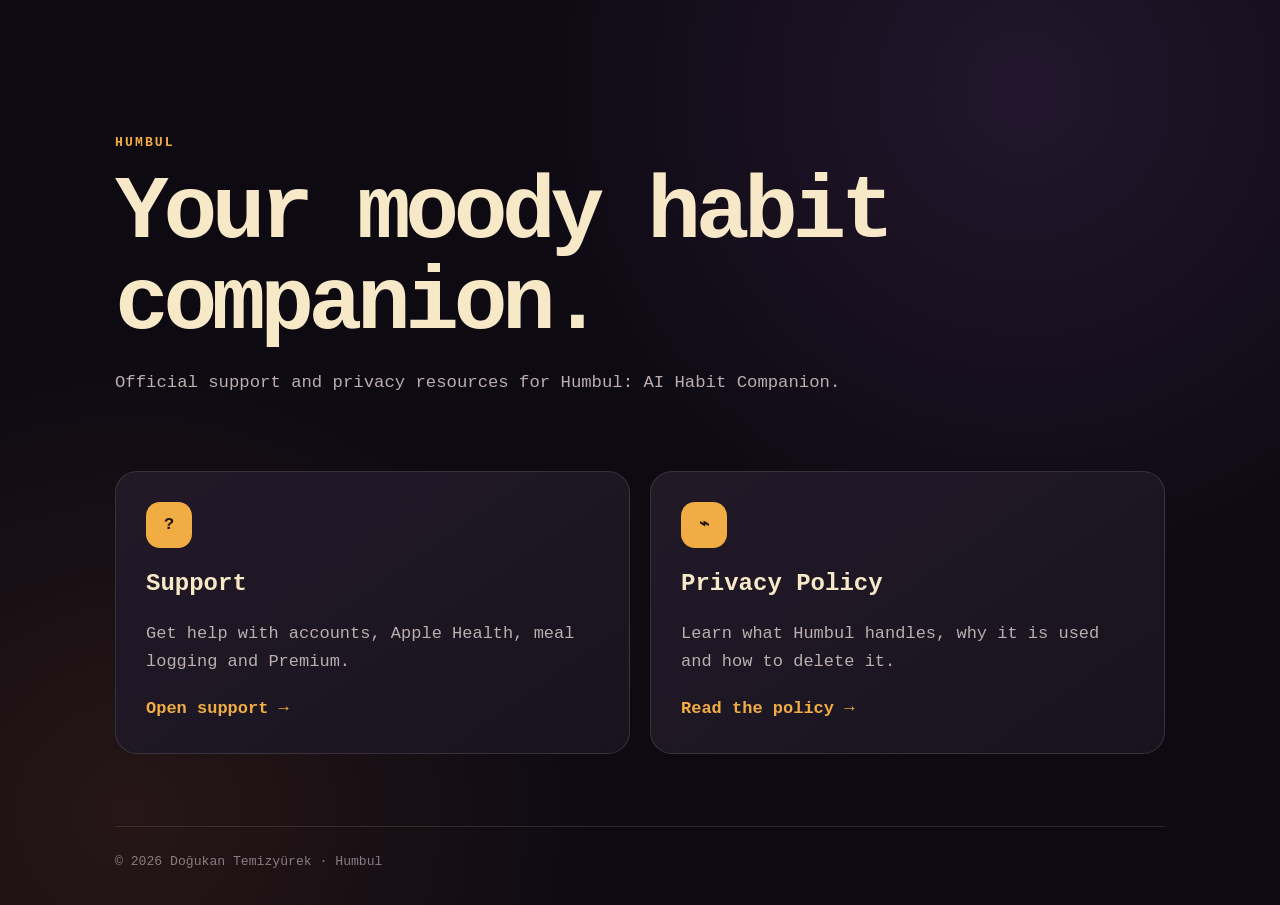
<file: index.html>
<!doctype html>
<html lang="en">
<head>
  <meta charset="utf-8">
  <meta name="viewport" content="width=device-width, initial-scale=1">
  <meta name="description" content="Official support and privacy resources for Humbul: AI Habit Companion.">
  <title>Humbul — Support &amp; Privacy</title>
  <link rel="stylesheet" href="styles.css">
</head>
<body>
  <main class="shell">
    <header class="hero">
      <span class="eyebrow">HUMBUL</span>
      <h1>Your moody habit companion.</h1>
      <p>Official support and privacy resources for Humbul: AI Habit Companion.</p>
    </header>

    <section class="cards" aria-label="Resources">
      <a class="card" href="support.html">
        <span class="icon" aria-hidden="true">?</span>
        <h2>Support</h2>
        <p>Get help with accounts, Apple Health, meal logging and Premium.</p>
        <span class="link">Open support →</span>
      </a>

      <a class="card" href="privacy.html">
        <span class="icon" aria-hidden="true">⌁</span>
        <h2>Privacy Policy</h2>
        <p>Learn what Humbul handles, why it is used and how to delete it.</p>
        <span class="link">Read the policy →</span>
      </a>
    </section>

    <footer>© 2026 Doğukan Temizyürek · Humbul</footer>
  </main>
</body>
</html>
</file>
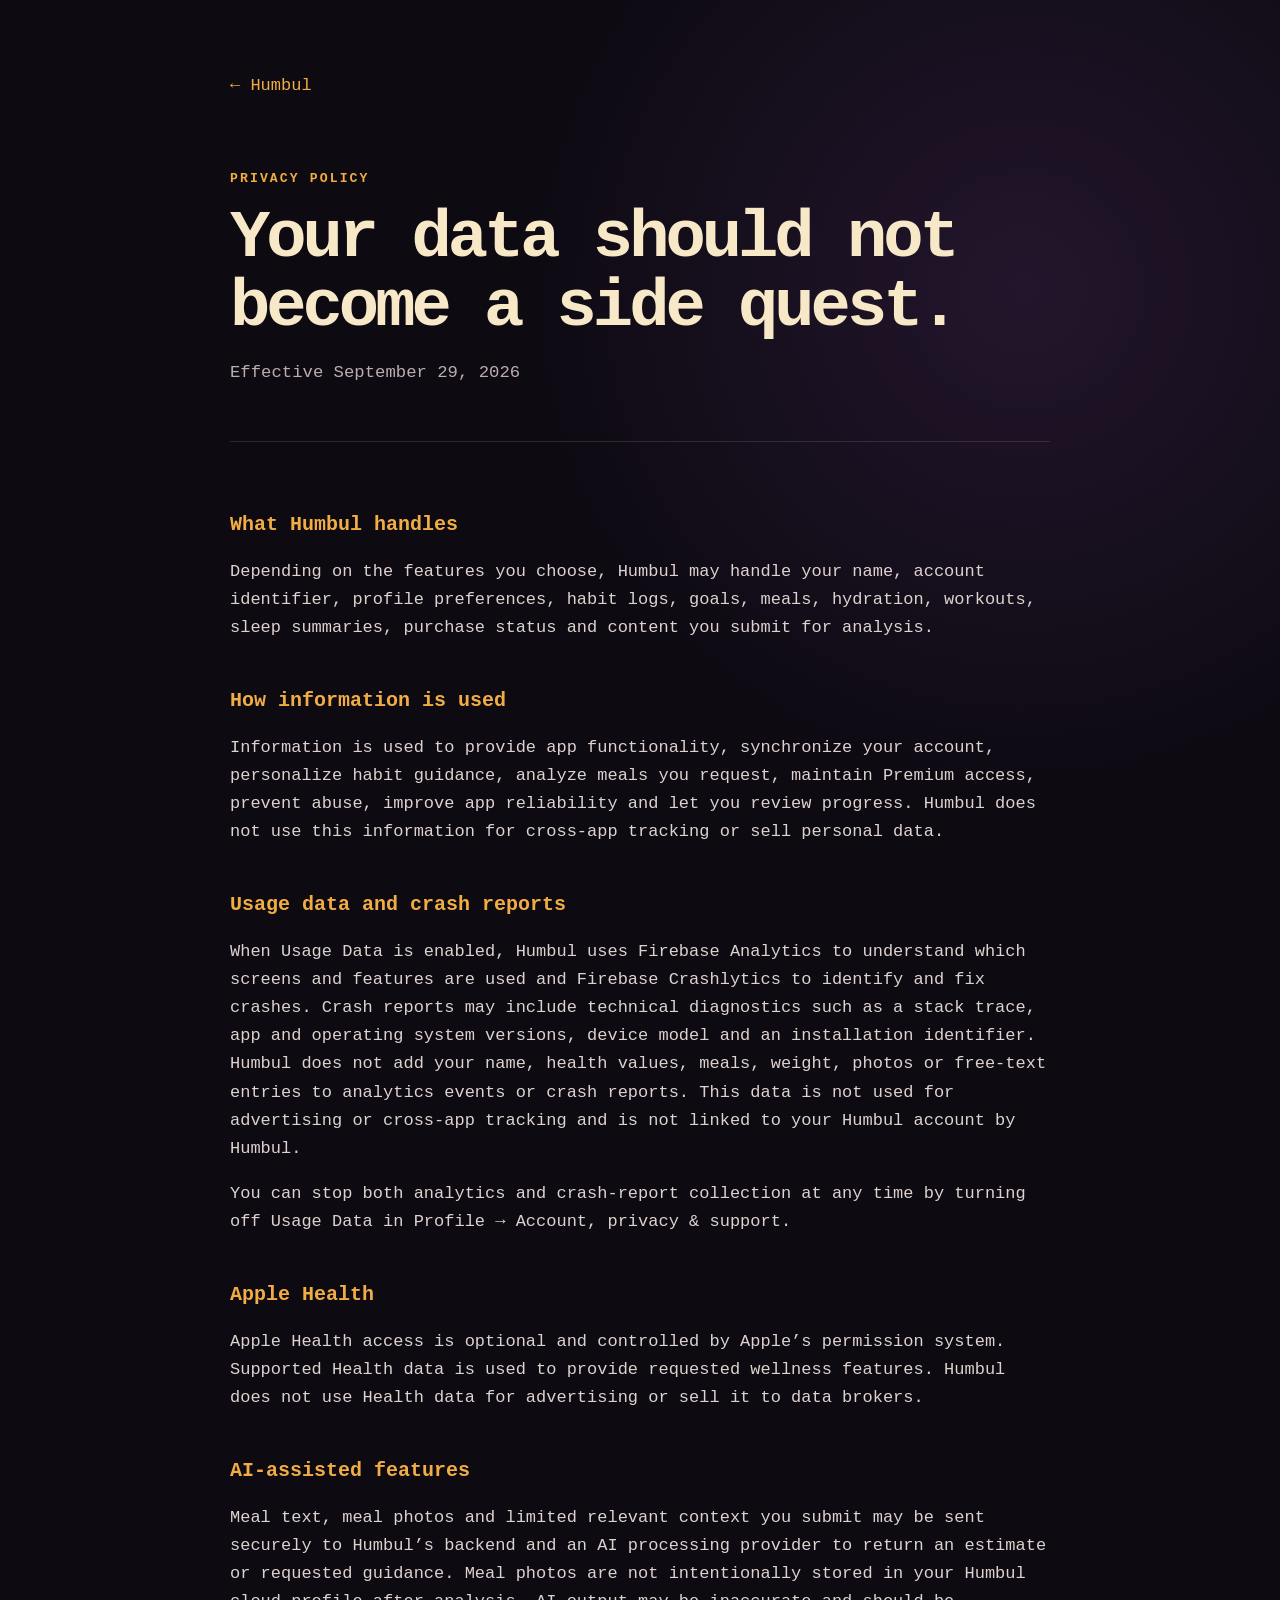
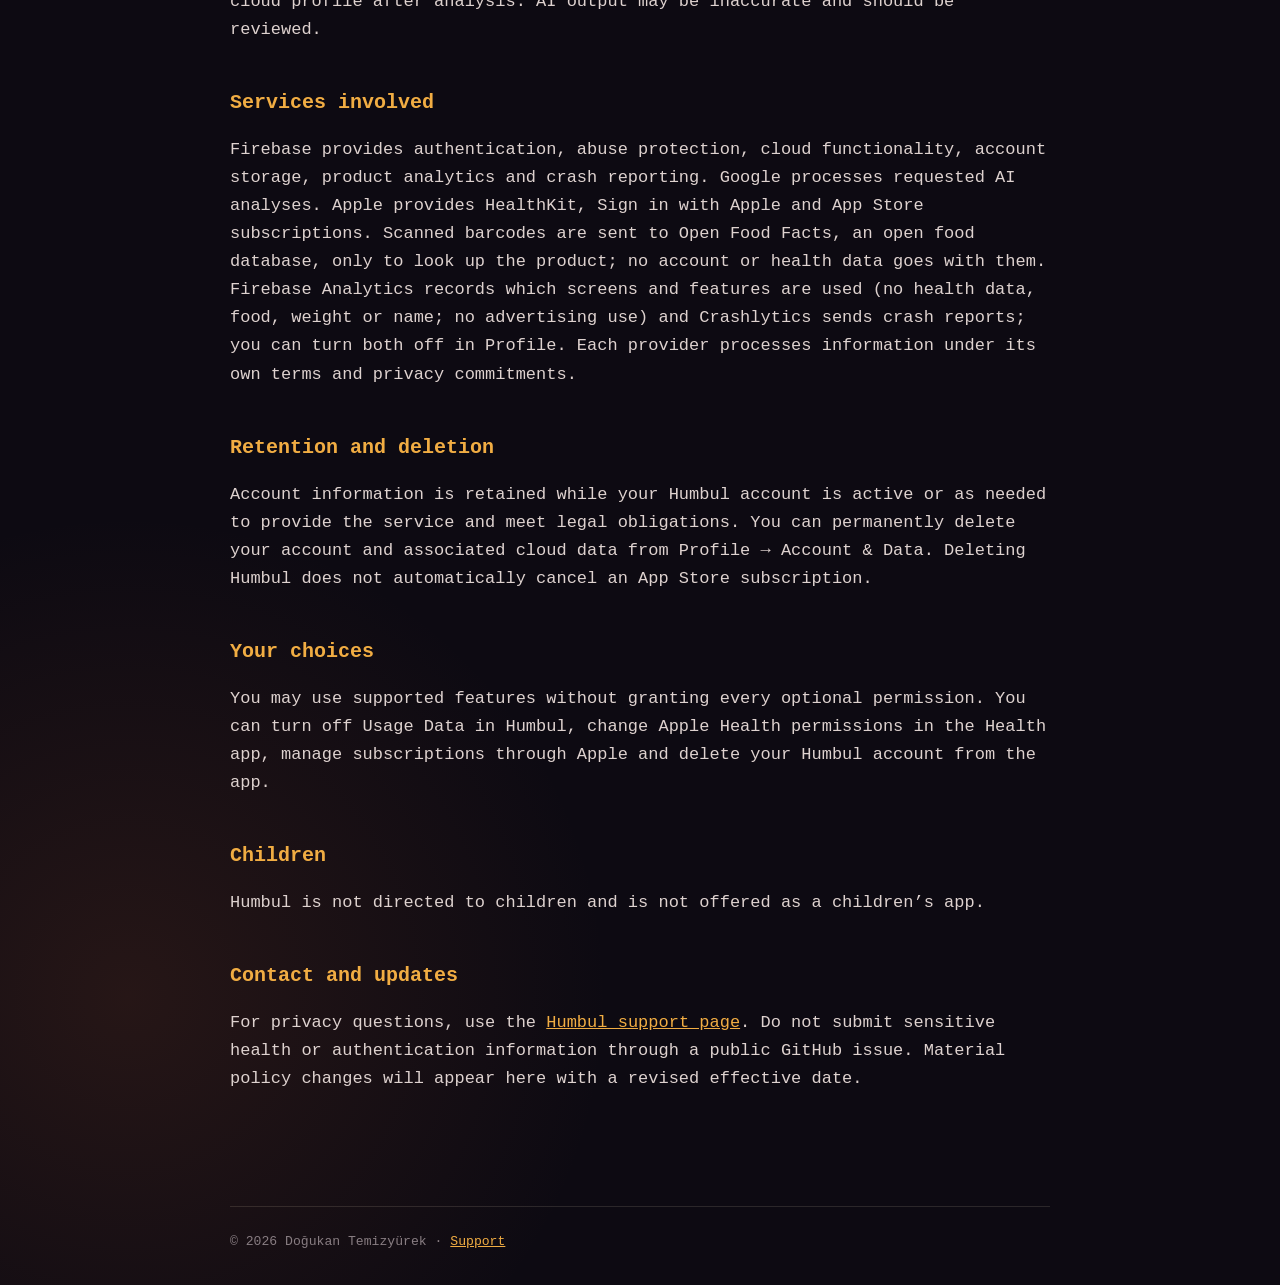
<file: privacy.html>
<!doctype html>
<html lang="en">
<head>
  <meta charset="utf-8">
  <meta name="viewport" content="width=device-width, initial-scale=1">
  <meta name="description" content="Privacy Policy for Humbul: AI Habit Companion.">
  <title>Humbul Privacy Policy</title>
  <link rel="stylesheet" href="styles.css">
</head>
<body>
  <main class="shell article-shell">
    <nav><a href="index.html">← Humbul</a></nav>
    <header class="article-header">
      <span class="eyebrow">PRIVACY POLICY</span>
      <h1>Your data should not become a side quest.</h1>
      <p>Effective September 29, 2026</p>
    </header>

    <article class="article">
      <h2>What Humbul handles</h2>
      <p>Depending on the features you choose, Humbul may handle your name, account identifier, profile preferences, habit logs, goals, meals, hydration, workouts, sleep summaries, purchase status and content you submit for analysis.</p>

      <h2>How information is used</h2>
      <p>Information is used to provide app functionality, synchronize your account, personalize habit guidance, analyze meals you request, maintain Premium access, prevent abuse, improve app reliability and let you review progress. Humbul does not use this information for cross-app tracking or sell personal data.</p>

      <h2>Usage data and crash reports</h2>
      <p>When Usage Data is enabled, Humbul uses Firebase Analytics to understand which screens and features are used and Firebase Crashlytics to identify and fix crashes. Crash reports may include technical diagnostics such as a stack trace, app and operating system versions, device model and an installation identifier. Humbul does not add your name, health values, meals, weight, photos or free-text entries to analytics events or crash reports. This data is not used for advertising or cross-app tracking and is not linked to your Humbul account by Humbul.</p>
      <p>You can stop both analytics and crash-report collection at any time by turning off Usage Data in Profile → Account, privacy &amp; support.</p>

      <h2>Apple Health</h2>
      <p>Apple Health access is optional and controlled by Apple’s permission system. Supported Health data is used to provide requested wellness features. Humbul does not use Health data for advertising or sell it to data brokers.</p>

      <h2>AI-assisted features</h2>
      <p>Meal text, meal photos and limited relevant context you submit may be sent securely to Humbul’s backend and an AI processing provider to return an estimate or requested guidance. Meal photos are not intentionally stored in your Humbul cloud profile after analysis. AI output may be inaccurate and should be reviewed.</p>

      <h2>Services involved</h2>
      <p>Firebase provides authentication, abuse protection, cloud functionality, account storage, product analytics and crash reporting. Google processes requested AI analyses. Apple provides HealthKit, Sign in with Apple and App Store subscriptions. Scanned barcodes are sent to Open Food Facts, an open food database, only to look up the product; no account or health data goes with them. Firebase Analytics records which screens and features are used (no health data, food, weight or name; no advertising use) and Crashlytics sends crash reports; you can turn both off in Profile. Each provider processes information under its own terms and privacy commitments.</p>

      <h2>Retention and deletion</h2>
      <p>Account information is retained while your Humbul account is active or as needed to provide the service and meet legal obligations. You can permanently delete your account and associated cloud data from Profile → Account &amp; Data. Deleting Humbul does not automatically cancel an App Store subscription.</p>

      <h2>Your choices</h2>
      <p>You may use supported features without granting every optional permission. You can turn off Usage Data in Humbul, change Apple Health permissions in the Health app, manage subscriptions through Apple and delete your Humbul account from the app.</p>

      <h2>Children</h2>
      <p>Humbul is not directed to children and is not offered as a children’s app.</p>

      <h2>Contact and updates</h2>
      <p>For privacy questions, use the <a href="support.html">Humbul support page</a>. Do not submit sensitive health or authentication information through a public GitHub issue. Material policy changes will appear here with a revised effective date.</p>
    </article>

    <footer>© 2026 Doğukan Temizyürek · <a href="support.html">Support</a></footer>
  </main>
</body>
</html>
</file>
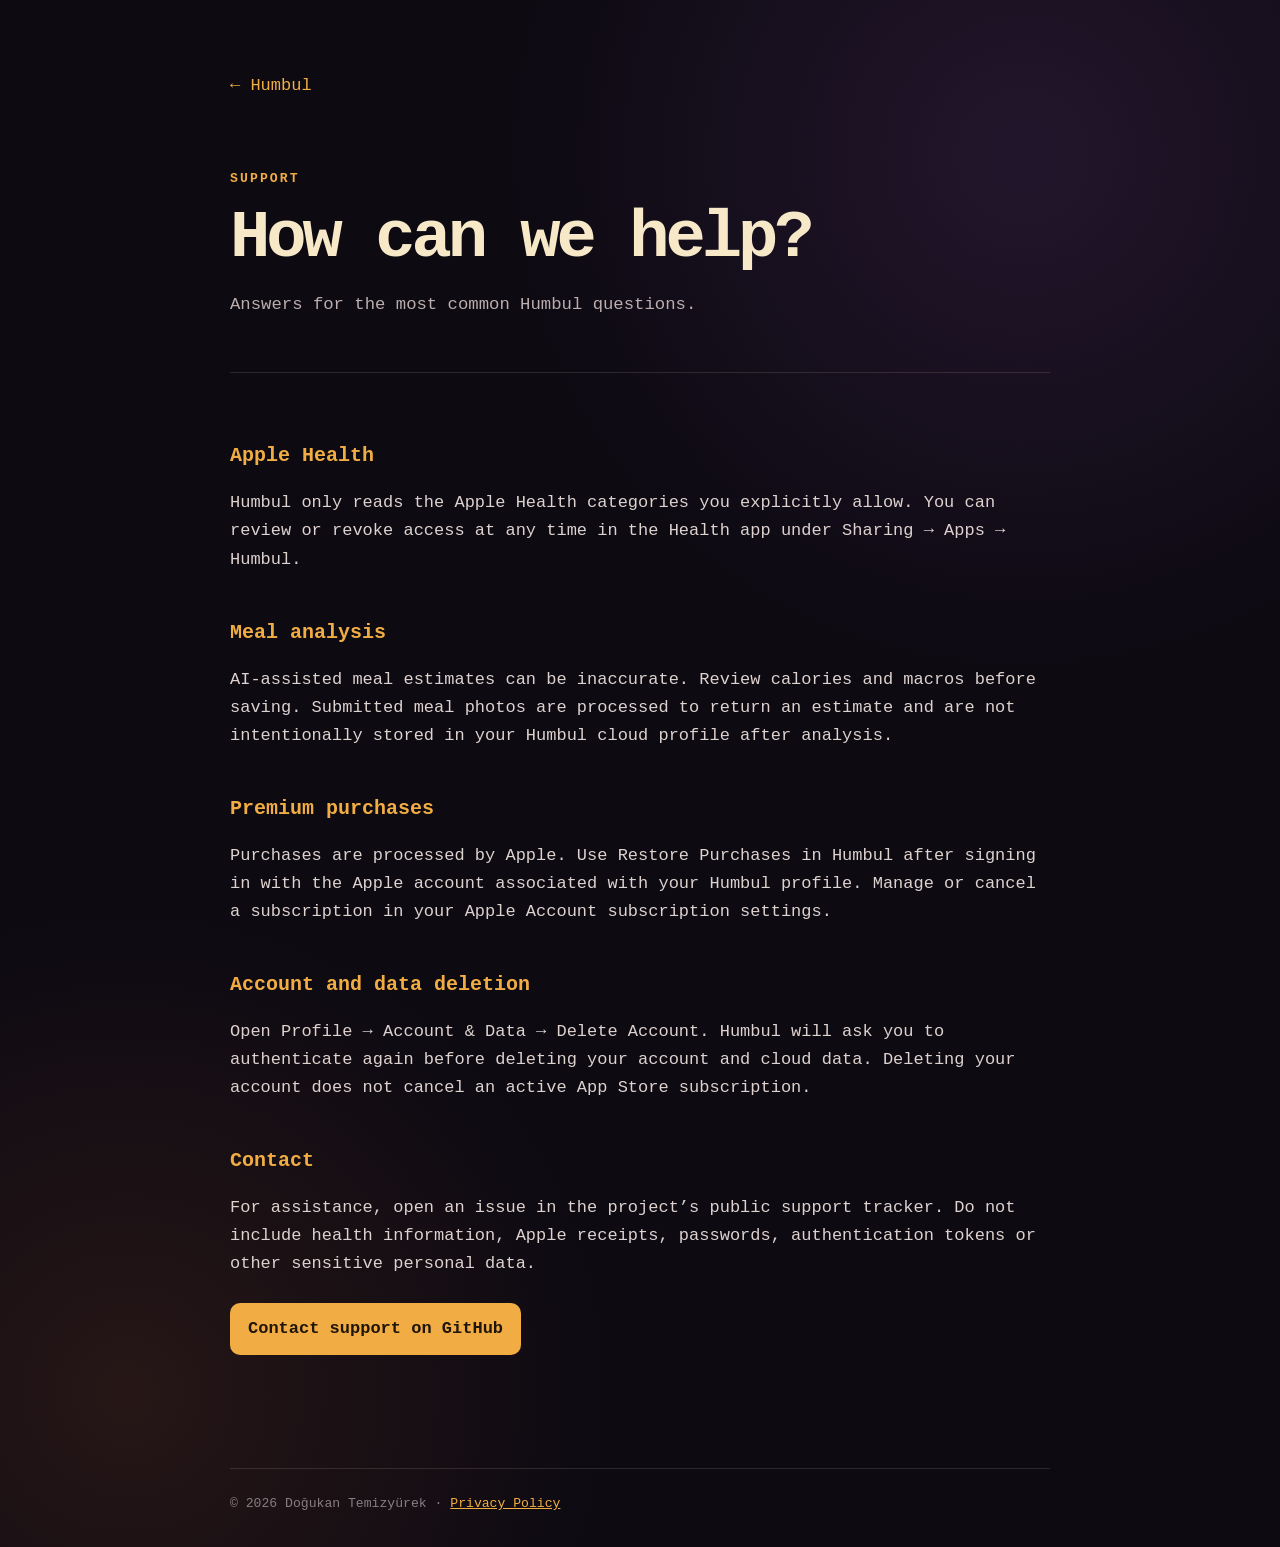
<file: support.html>
<!doctype html>
<html lang="en">
<head>
  <meta charset="utf-8">
  <meta name="viewport" content="width=device-width, initial-scale=1">
  <meta name="description" content="Support for Humbul: AI Habit Companion.">
  <title>Humbul Support</title>
  <link rel="stylesheet" href="styles.css">
</head>
<body>
  <main class="shell article-shell">
    <nav><a href="index.html">← Humbul</a></nav>
    <header class="article-header">
      <span class="eyebrow">SUPPORT</span>
      <h1>How can we help?</h1>
      <p>Answers for the most common Humbul questions.</p>
    </header>

    <article class="article">
      <h2>Apple Health</h2>
      <p>Humbul only reads the Apple Health categories you explicitly allow. You can review or revoke access at any time in the Health app under Sharing → Apps → Humbul.</p>

      <h2>Meal analysis</h2>
      <p>AI-assisted meal estimates can be inaccurate. Review calories and macros before saving. Submitted meal photos are processed to return an estimate and are not intentionally stored in your Humbul cloud profile after analysis.</p>

      <h2>Premium purchases</h2>
      <p>Purchases are processed by Apple. Use Restore Purchases in Humbul after signing in with the Apple account associated with your Humbul profile. Manage or cancel a subscription in your Apple Account subscription settings.</p>

      <h2>Account and data deletion</h2>
      <p>Open Profile → Account &amp; Data → Delete Account. Humbul will ask you to authenticate again before deleting your account and cloud data. Deleting your account does not cancel an active App Store subscription.</p>

      <h2>Contact</h2>
      <p>For assistance, open an issue in the project’s public support tracker. Do not include health information, Apple receipts, passwords, authentication tokens or other sensitive personal data.</p>
      <p><a class="button" href="https://github.com/dtemizyurek/humbulprivacy/issues/new">Contact support on GitHub</a></p>
    </article>

    <footer>© 2026 Doğukan Temizyürek · <a href="privacy.html">Privacy Policy</a></footer>
  </main>
</body>
</html>
</file>
<file: styles.css>
:root {
  color-scheme: dark;
  --bg: #0d0a12;
  --surface: #18131f;
  --surface-2: #221927;
  --text: #f7e8c8;
  --muted: #bcaeae;
  --accent: #f1ad43;
  --border: rgba(247, 232, 200, 0.13);
}

* { box-sizing: border-box; }

body {
  margin: 0;
  min-height: 100vh;
  color: var(--text);
  background:
    radial-gradient(circle at 80% 10%, rgba(76, 44, 94, 0.34), transparent 32rem),
    radial-gradient(circle at 10% 90%, rgba(152, 77, 42, 0.18), transparent 30rem),
    var(--bg);
  font: 17px/1.65 ui-monospace, SFMono-Regular, Menlo, Monaco, Consolas, monospace;
}

a { color: var(--accent); }

.shell {
  width: min(1050px, calc(100% - 40px));
  margin: 0 auto;
  padding: 72px 0 32px;
}

.hero { padding: 56px 0; max-width: 780px; }
.eyebrow { color: var(--accent); font-size: 0.82rem; font-weight: 800; letter-spacing: 0.16em; }
h1 { margin: 12px 0 18px; font-size: clamp(2.5rem, 8vw, 5.6rem); line-height: 1.02; letter-spacing: -0.06em; }
.hero p, .article-header p { color: var(--muted); font-size: 1.08rem; }

.cards { display: grid; grid-template-columns: repeat(2, 1fr); gap: 20px; }
.card {
  display: block;
  padding: 30px;
  color: inherit;
  text-decoration: none;
  background: linear-gradient(145deg, var(--surface-2), var(--surface));
  border: 1px solid var(--border);
  border-radius: 22px;
  transition: transform 160ms ease, border-color 160ms ease;
}
.card:hover { transform: translateY(-3px); border-color: rgba(241, 173, 67, 0.55); }
.card h2 { margin: 16px 0 8px; font-size: 1.5rem; }
.card p { min-height: 58px; color: var(--muted); }
.icon { display: grid; place-items: center; width: 46px; height: 46px; border-radius: 14px; color: #20150a; background: var(--accent); font-weight: 900; }
.link { color: var(--accent); font-weight: 800; }

.article-shell { max-width: 820px; }
nav { margin-bottom: 64px; }
nav a { text-decoration: none; }
.article-header { padding-bottom: 36px; border-bottom: 1px solid var(--border); }
.article-header h1 { font-size: clamp(2.2rem, 7vw, 4.2rem); }
.article { padding: 24px 0; }
.article h2 { margin: 42px 0 8px; color: var(--accent); font-size: 1.25rem; }
.article p { color: #ded2cf; }
.button { display: inline-block; margin-top: 8px; padding: 12px 18px; color: #20150a; background: var(--accent); border-radius: 10px; font-weight: 900; text-decoration: none; }

footer { margin-top: 72px; padding-top: 24px; color: #887d82; border-top: 1px solid var(--border); font-size: 0.82rem; }

@media (max-width: 700px) {
  .shell { padding-top: 42px; }
  .hero { padding: 36px 0; }
  .cards { grid-template-columns: 1fr; }
  .card p { min-height: auto; }
}
</file>
